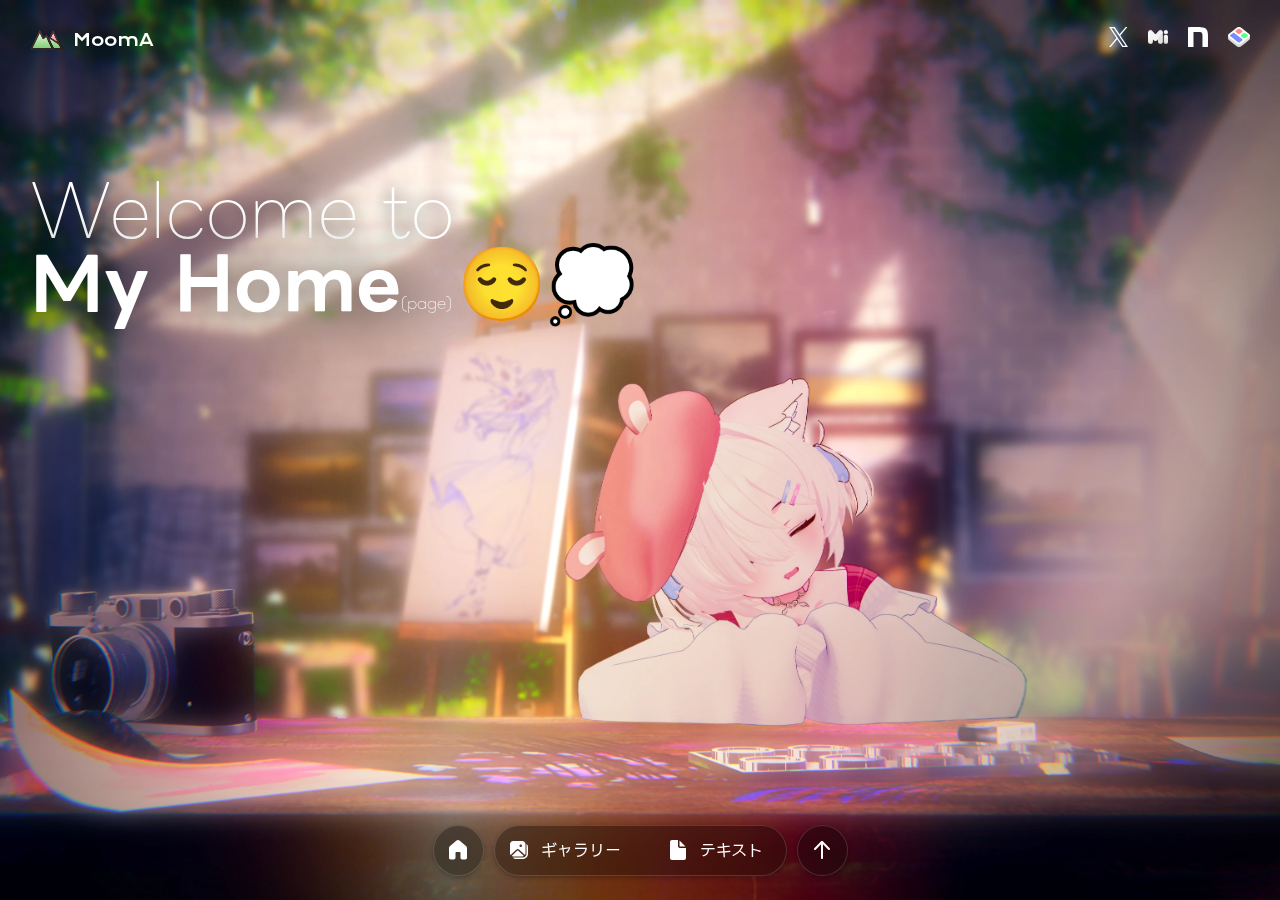
<file: index.html>
<!doctype html>
<html>
    <head>
        <title>MoomA</title>
        <meta charset="UTF-8" />
        <meta name="viewport" content="width=device-width, initial-scale=1.0" />
        <link rel="icon" href="Assets/Pix/Icons/logo-wo-back.svg">
        <link rel="stylesheet" href="style.css" />
        <link rel="stylesheet" href="https://raw.githubusercontent.com/necolas/normalize.css/refs/heads/master/normalize.css" />
        <link rel="preconnect" href="https://fonts.googleapis.com" />
        <link rel="preconnect" href="https://fonts.gstatic.com" crossorigin />
        <link
            href="https://fonts.googleapis.com/css2?family=Krona+One&display=swap"
            rel="stylesheet"
        />
    </head>
    <body>
        <div class="topBar">
            <div class="logo">
                <img src="Assets/Pix/Icons/logo-wo-back.svg" alt="MooRooM Logo" />
                <h1>MoomA</h1>
            </div>
            <div class="links">
                <a href="https://x.com/MoomA_0750" target="_blank" rel="noopener noreferrer"><img src="Assets/Pix/Icons/x-logo.svg" alt="X" /></a>
                <a href="https://msky.mooma-0750.xyz/@MoomA_0750" target="_blank" rel="noopener noreferrer"><img src="Assets/Pix/Icons/msky-logo.svg" alt="misskey" /></a>
                <a href="https://note.com/mooma_0750" target="_blank" rel="noopener noreferrer"><img src="Assets/Pix/Icons/note-logo.svg" alt="note" /></a>
                <a href="https://bento.me/mooma-0750" target="_blank" rel="noopener noreferrer"><img src="Assets/Pix/Icons/bento-logo.svg" alt="bento" /></a>
            </div>
        </div>
        <div class="menuBar">
            <div class="block">
                <a href="." target="_blank" rel="noopener noreferrer"><img src="Assets/Pix/Icons/ic_fluent_home_24_filled.svg" alt="Home" /></a>
            </div>
            <div class="block">
                <a href="Gallery-top.html" target="_blank" rel="noopener noreferrer"><img src="Assets/Pix/Icons/ic_fluent_image_multiple_24_filled.svg" alt="Gallery" /><p>ギャラリー</p></a>
                <a href="." target="_blank" rel="noopener noreferrer"><img src="Assets/Pix/Icons/ic_fluent_document_24_filled.svg" alt="Texts" /><p>テキスト</p></a>
            </div>
            <div class="block">
                <a href="/" target="_blank" rel="noopener noreferrer"><img src="Assets/Pix/Icons/ic_fluent_arrow_up_24_filled.svg" alt="Go to top" /></a>
            </div>
        </div>
        <div class="greeting">
            <h1 class="subText">Welcome to</h1>
            <div class="mainText"><h1>My Home<span>(page)</span></h1><h1>😌💭</h1></div>
        </div>
    </body>
</html>
</file>
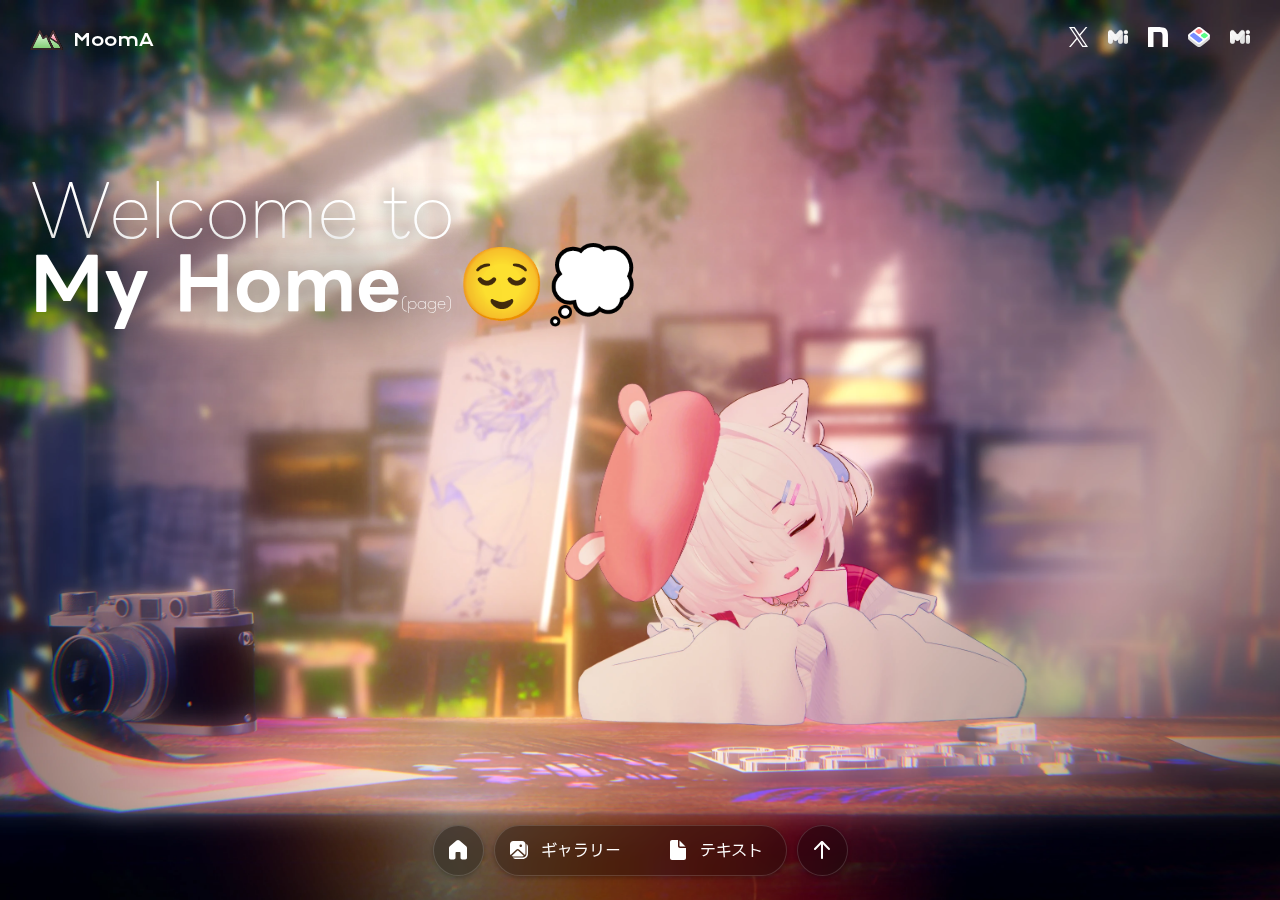
<file: Gallery-top.html>
<!doctype html>
<html>
    <head>
        <title>MoomA</title>
        <meta charset="UTF-8" />
        <meta name="viewport" content="width=device-width, initial-scale=1.0" />
        <link rel="icon" href="Assets/Pix/Icons/logo-wo-back.svg">
        <link rel="stylesheet" href="style.css" />
        <link rel="stylesheet" href="https://raw.githubusercontent.com/necolas/normalize.css/refs/heads/master/normalize.css" />
        <link rel="preconnect" href="https://fonts.googleapis.com" />
        <link rel="preconnect" href="https://fonts.gstatic.com" crossorigin />
        <link
            href="https://fonts.googleapis.com/css2?family=Krona+One&display=swap"
            rel="stylesheet"
        />
    </head>
    <body>
        <div class="topBar">
            <div class="logo">
                <img src="Assets/Pix/Icons/logo-wo-back.svg" alt="MooRooM Logo" />
                <h1>MoomA</h1>
            </div>
            <div class="links">
                <a href="https://x.com/MoomA_0750" target="_blank" rel="noopener noreferrer"><img src="Assets/Pix/Icons/x-logo.svg" alt="X" /></a>
                <a href="https://msky.mooma-0750.xyz/@MoomA_0750" target="_blank" rel="noopener noreferrer"><img src="Assets/Pix/Icons/msky-logo.svg" alt="misskey" /></a>
                <a href="https://note.com/mooma_0750" target="_blank" rel="noopener noreferrer"><img src="Assets/Pix/Icons/note-logo.svg" alt="note" /></a>
                <a href="https://bento.me/mooma-0750" target="_blank" rel="noopener noreferrer"><img src="Assets/Pix/Icons/bento-logo.svg" alt="bento" /></a>
                <a href="https://bento.me/mooma-0750" target="_blank" rel="noopener noreferrer"><img src="Assets/Pix/Icons/msky-logo.svg" alt="misskey" /></a>
            </div>
        </div>
        <div class="menuBar">
            <div class="block">
                <a href="/" target="_blank" rel="noopener noreferrer"><img src="Assets/Pix/Icons/ic_fluent_home_24_filled.svg" alt="Home" /></a>
            </div>
            <div class="block">
                <a href="/" target="_blank" rel="noopener noreferrer"><img src="Assets/Pix/Icons/ic_fluent_image_multiple_24_filled.svg" alt="Gallery" /><p>ギャラリー</p></a>
                <a href="/" target="_blank" rel="noopener noreferrer"><img src="Assets/Pix/Icons/ic_fluent_document_24_filled.svg" alt="Texts" /><p>テキスト</p></a>
            </div>
            <div class="block">
                <a href="/" target="_blank" rel="noopener noreferrer"><img src="Assets/Pix/Icons/ic_fluent_arrow_up_24_filled.svg" alt="Go to top" /></a>
            </div>
        </div>
        <div class="greeting">
            <h1 class="subText">Welcome to</h1>
            <div class="mainText"><h1>My Home<span>(page)</span></h1><h1>😌💭</h1></div>
        </div>
    </body>
</html>
</file>
<file: style.css>
@font-face {
    font-family: "LINESeedJP";
    src: url("Assets/Fonts/LINESeedJP_OTF-Thin.otf") format("opentype");
    font-weight: 100;
    font-style: normal;
}

@font-face {
    font-family: "LINESeedJP";
    src: url("Assets/Fonts/LINESeedJP_OTF-Regular.otf") format("opentype");
    font-weight: 400;
    font-style: normal;
}

@font-face {
    font-family: "LINESeedJP";
    src: url("Assets/Fonts/LINESeedJP_OTF-Bold.otf") format("opentype");
    font-weight: 700;
    font-style: normal;
}

@font-face {
    font-family: "LINESeedJP";
    src: url("Assets/Fonts/LINESeedJP_OTF-ExtraBold.otf") format("opentype");
    font-weight: 800;
    font-style: normal;
}

* {
    font-family: "LINESeedJP";
}

h1 {
    font-size: inherit;
}

a {
    text-decoration: none;
    color: #000;
}

body {
    margin: 0;
    background-image: url(Assets/Pix/bg-imgs/VRChat_2025-01-13_20-52-04.831-4k.webp);
    background-size: cover;
    background-position: 62.604% 64.722%;
    background-repeat: no-repeat;
    background-attachment: fixed;
    width: 100dvw;
    height: 100dvh;
}

.topBar {
    position: fixed;
    width: 100%;
    height: 80px;
    display: flex;
    align-items: center;
    justify-content: space-between;
    padding: 0 29.75px;
    box-sizing: border-box;
    z-index: 1;
}

.topBar > .logo,
.topBar > .links {
    display: flex;
    align-items: center;
    justify-content: flex-start;
    gap: 10px;
}

.topBar > .links {
    gap: 20px;
}

.topBar > .logo>img {
    height: 20px;
}

.topBar > .logo>h1 {
    font-family: "Krona One", sans-serif;
    font-size: 16px;
    font-weight: 400;
    color: #fff;
    margin: 0;
}

.topBar > .links > a > img {
    height: 20px;
}

.greeting {
    height: 100dvh;
    margin-left: 100px;
    font-size: 72px;
    display: flex;
    flex-direction: column;
    justify-content: center;
    color: white;
    transition: height 0.3s cubic-bezier(0, .48, .18, 1.36), margin-left 0.3s cubic-bezier(0, .48, .18, 1.36);
}

.greeting * {
    margin: 0;
    line-height: 100%;
}

.greeting > .subText {
    font-weight: 100;
    filter: drop-shadow(0 0 10px black);
}

.greeting > .mainText {
    font-weight: 700;
    display: flex;
    align-items: end;
    gap: 5px;
}

.greeting > .mainText > h1:first-child {
    filter: drop-shadow(0 0 30px black);
}

.greeting > .mainText > h1 > span {
    font-weight: 100;
    font-size: 16px;
    padding-bottom: 5px;
    filter: drop-shadow(0 0 20px black);
}

.menuBar {
    position: fixed;
    bottom: 0;
    width: 100%;
    height: 40px;
    margin-bottom: 30px;
    display: flex;
    align-items: center;
    justify-content: center;
    box-sizing: border-box;
    gap: 10px;
    /* z-index: 1; */
}

.menuBar * {
    /* transition: height 0.3s cubic-bezier(0, .48, .18, 1.36), margin-left 0.3s cubic-bezier(0, .48, .18, 1.36); */
    transition: 0.3s cubic-bezier(0, .48, .18, 1.36);
}

.menuBar > .block {
    height: 49px;
    border-radius: 35px;
    display: flex;
    align-items: center;
    justify-content: center;
    gap: 10px;
    border-style: solid;
    border-width: 1px;
    border-color: rgba(255, 255, 255, 0.15);
    
    /* e-Box */
    box-shadow: 0px 2px 4px rgba(0, 0, 0, 0.25);
    -webkit-backdrop-filter: blur(12.5px);
    backdrop-filter: blur(12.5px);
    
    /* bC-BGSub */
    /* background-color: rgba(255, 255, 255, 0.3); */
    background-color: rgba(0, 0, 0, 0.3);
}

.menuBar > .block > a {
    height: 60px;
    display: flex;
    align-items: center;
    justify-content: center;
    padding: 0 12.5px;
    gap: 10px;
}

.menuBar > .block > a > img {
    width: 24px;
    aspect-ratio: 1/1;
}

.menuBar > .block > a > p {
    font-size: 16px;
    font-weight: 400;
    color: #fff;
    margin-right: 10px;
}



/* copied */

.e-Button {
    box-shadow: 0px 2px 4px rgba(0, 0, 0, 0.25);
}

.e-Box {
    box-shadow: 0px 2px 4px rgba(0, 0, 0, 0.25);
    -webkit-backdrop-filter: blur(12.5px);
    backdrop-filter: blur(12.5px);
}

.bC-BG {
    background-color: rgba(255, 255, 255, 0.8);
}

.bC-HighlightBG {
    background-color: #DAF6FF;
}

.bC-BGSub {
    background-color: rgba(255, 255, 255, 0.3);
}

.tC-Text {
    color: rgba(0, 0, 0, 0.7);
}

.tC-TextSub {
    color: rgba(0, 0, 0, 0.3);
}

.tC-HighlightBlue {
    color: #00B2FF;
}

.tC-HighlightRed {
    color: #FF453A;
}

.tC-fff {
    color: #FFFFFF;
}

.tC-Dark-Text {
    color: rgba(255, 255, 255, 0.8);
}

.tC-Dark-TextSub {
    color: rgba(255, 255, 255, 0.3);
}


/* media query */

@media (min-width: 700px) and (max-width: 1440px) {
    .greeting {
        height: 55dvh;
        margin-left: 29.75px;
    }
}

@media (max-width: 699.9999px) {
    .greeting {
        height: 55dvh;
        margin-left: 10px;
        font-size: calc(1.5rem + ((1dvw - 2.58px) * 10.8597));
        min-height: 0dvw;
    }

    .greeting > .mainText > h1 > span {
        font-size: 16px;
        margin-left: 5px;
    }
    
    .menuBar {
        position: fixed;
        bottom: 0;
        width: 100%;
        height: 40px;
        margin-bottom: 30px;
        display: flex;
        align-items: center;
        justify-content: center;
        box-sizing: border-box;
        gap: 10px;
        /* z-index: 1; */
    }
    
    .menuBar > .block {
        height: 49px;
        border-radius: 35px;
        display: flex;
        align-items: center;
        justify-content: center;
        gap: 10px;
        border-style: solid;
        border-width: 1px;
        border-color: rgba(255, 255, 255, 0.15);
        
        /* e-Box */
        box-shadow: 0px 2px 4px rgba(0, 0, 0, 0.25);
        -webkit-backdrop-filter: blur(12.5px);
        backdrop-filter: blur(12.5px);
        
        /* bC-BGSub */
        /* background-color: rgba(255, 255, 255, 0.3); */
        background-color: rgba(0, 0, 0, 0.3);
    }
    
    .menuBar > .block > a {
        height: 60px;
        display: flex;
        align-items: center;
        justify-content: center;
        flex-direction: column;
        gap: 0px;
        padding: 0 12.5px;
    }
    
    .menuBar > .block > a > img {
        width: 24px;
        aspect-ratio: 1/1;
    }
    
    .menuBar > .block > a > p {
        font-size: 10px;
        font-weight: 400;
        color: #fff;
        margin: 0;
    }
}

@media (max-width: 340px) {
    .greeting > .mainText {
        flex-direction: column;
        align-items: baseline;
    }
}
</file>
